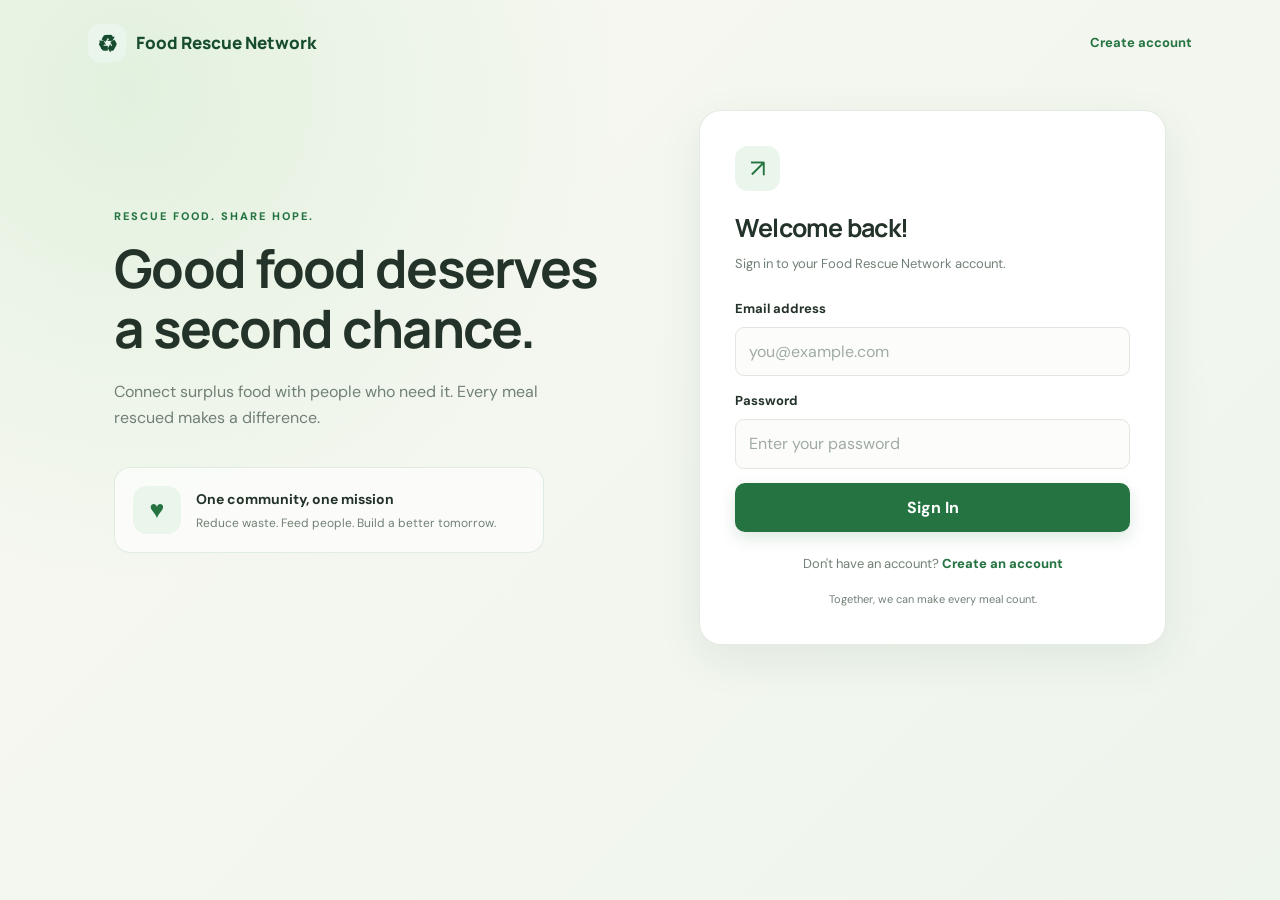
<file: src/main/java/com/foodrescue/food_rescue_network/food-rescue-frontend/index.html>
<!DOCTYPE html>
<html lang="en">
<head>
  <meta charset="UTF-8">
  <meta name="viewport" content="width=device-width, initial-scale=1.0">
  <meta name="theme-color" content="#247341">
  <title>Dashboard | Food Rescue Network</title>
  <link rel="stylesheet" href="style.css">
  <script src="app.js" defer></script>
</head>
<body class="dashboard-page">
  <nav class="navbar">
    <a class="brand" href="#home">
      <span class="brand-icon">♻</span>
      Food Rescue Network
    </a>

    <div class="nav-links">
      <a href="#home">Home</a>
      <a href="#donations">Find Food</a>
      <a href="#donate" data-role="provider">Donate Food</a>
      <a href="#request" data-role="requester">Request Pickup</a>
      <a href="#pickups" data-role="pickup-manager">Manage Pickups</a>
    </div>

    <div class="nav-user">
      <span id="welcomeUser">Welcome!</span>
      <button id="logoutBtn" class="btn btn-outline" type="button">Logout</button>
    </div>
  </nav>

  <main>
    <section class="dashboard-hero" id="home">
      <div class="hero-content">
        <span class="eyebrow">LESS WASTE, MORE CARE</span>
        <h1>Share food.<br>Spread kindness.</h1>
        <p>Connect surplus meals with people who need them. Together, we can build a more caring community.</p>
        <div class="hero-actions">
          <a class="btn btn-light" href="#donations">Find Available Food</a>
          <a class="btn btn-ghost" href="#donate" data-role="provider">Share a Donation</a>
        </div>
      </div>
      <div class="hero-art" aria-hidden="true">
        <div class="food-circle">🥗</div>
        <span class="floating-note">Good food, shared well ♡</span>
      </div>
    </section>

    <section class="impact-strip">
      <div>
        <span class="impact-icon">♻</span>
        <strong>Reduce food waste</strong>
        <p>Give surplus food another purpose.</p>
      </div>
      <div>
        <span class="impact-icon">♥</span>
        <strong>Support communities</strong>
        <p>Connect food with people in need.</p>
      </div>
      <div>
        <span class="impact-icon">🤝</span>
        <strong>Work together</strong>
        <p>Providers, NGOs, and volunteers united.</p>
      </div>
    </section>

    <section class="section" id="donations">
      <div class="section-heading">
        <div>
          <span class="eyebrow">DISCOVER DONATIONS</span>
          <h2>Available food</h2>
          <p>Explore donations currently available for collection.</p>
        </div>
        <button id="refreshDonationsBtn" class="btn btn-outline" type="button">
          ↻ Refresh
        </button>
      </div>

      <p id="donationMessage" class="message" role="status" aria-live="polite"></p>
      <div id="donationGrid" class="donation-grid">
        <p class="loading-text">Loading available donations...</p>
      </div>
    </section>

    <section class="section form-section" id="donate" data-role-section="provider">
      <div class="section-heading">
        <div>
          <span class="eyebrow">SHARE YOUR SURPLUS</span>
          <h2>Publish a food donation</h2>
          <p>Tell the community what food is available and when it can be collected.</p>
        </div>
      </div>

      <form id="donationForm" class="form-card">
        <div class="form-grid">
          <div>
            <label for="foodName">Food name</label>
            <input id="foodName" type="text" maxlength="150"
                   placeholder="e.g. Vegetable rice" required>
          </div>

          <div>
            <label for="foodCategory">Food category</label>
            <select id="foodCategory" required>
              <option value="">Select category</option>
              <option value="VEGETARIAN">Vegetarian</option>
              <option value="NON_VEGETARIAN">Non-vegetarian</option>
              <option value="BAKERY">Bakery</option>
              <option value="FRUITS">Fruits</option>
              <option value="PACKAGED">Packaged food</option>
              <option value="OTHER">Other</option>
            </select>
          </div>

          <div>
            <label for="quantity">Quantity</label>
            <input id="quantity" type="number" min="1" step="1"
                   placeholder="e.g. 25" required>
            <span class="field-hint">Enter a positive whole number.</span>
          </div>

          <div>
            <label for="pickupLocation">Pickup location</label>
            <input id="pickupLocation" type="text" maxlength="255"
                   placeholder="Street, area or landmark" required>
          </div>

          <div>
            <label for="availableFrom">Available from</label>
            <input id="availableFrom" type="datetime-local" required>
          </div>

          <div>
            <label for="pickupDeadline">Pickup deadline</label>
            <input id="pickupDeadline" type="datetime-local" required>
          </div>
        </div>

        <p id="publishMessage" class="message" role="status" aria-live="polite"></p>
        <button class="btn btn-primary" type="submit">Publish Donation</button>
      </form>
    </section>

    <section class="section form-section" id="request" data-role-section="requester">
      <div class="section-heading">
        <div>
          <span class="eyebrow">COLLECT FOOD</span>
          <h2>Request a pickup</h2>
          <p>Select a donation above, then enter the quantity you need.</p>
        </div>
      </div>

      <form id="pickupForm" class="form-card">
        <div class="form-grid">
          <div>
            <label for="pickupDonationId">Donation ID</label>
            <input id="pickupDonationId" type="number" min="1"
                   placeholder="Select from available food" required>
          </div>
          <div>
            <label for="requestedQuantity">Requested quantity</label>
            <input id="requestedQuantity" type="number" min="1" step="1"
                   placeholder="Enter quantity" required>
          </div>
        </div>

        <p id="pickupCreateMessage" class="message" role="status" aria-live="polite"></p>
        <button class="btn btn-primary" type="submit">Submit Pickup Request</button>
      </form>
    </section>

    <section class="section" id="pickups" data-role-section="pickup-manager">
      <div class="section-heading">
        <div>
          <span class="eyebrow">COLLECTION COORDINATION</span>
          <h2>Pickup requests</h2>
          <p>Review requests and update their status where permitted.</p>
        </div>
        <button id="refreshPickupsBtn" class="btn btn-outline" type="button">
          ↻ Refresh
        </button>
      </div>

      <p id="pickupMessage" class="message" role="status" aria-live="polite"></p>
      <div id="pickupList" class="pickup-list">
        <p class="loading-text">Loading pickup requests...</p>
      </div>
    </section>

    <section class="closing-banner">
      <h2>Every rescued meal makes a difference.</h2>
      <p>Thank you for helping build a community where good food reaches the people who need it.</p>
    </section>
  </main>

  <footer class="footer">
    <a class="brand" href="#home">♻ Food Rescue Network</a>
    <p>Rescue food. Reduce waste. Share hope.</p>
  </footer>
</body>
</html>
</file>
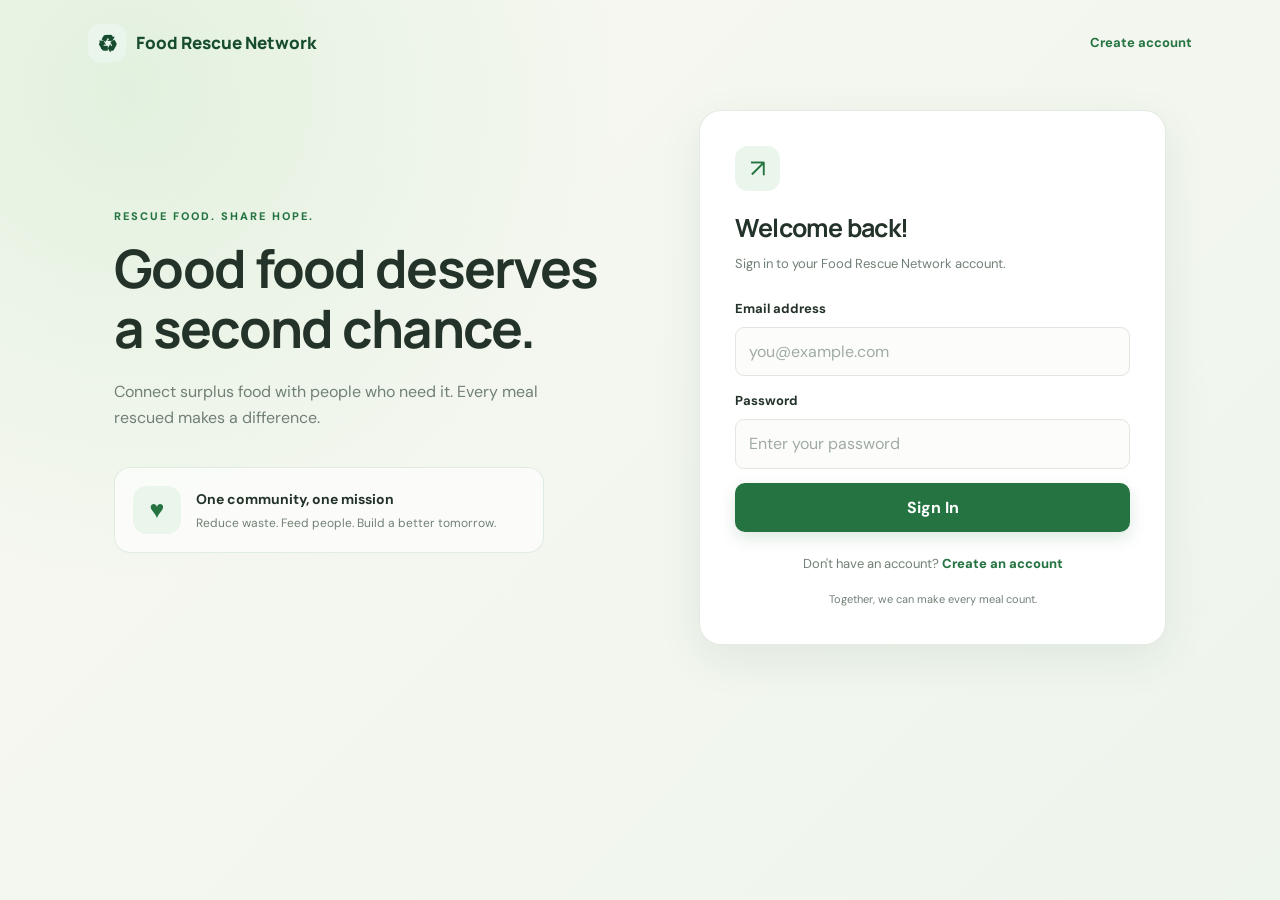
<file: src/main/java/com/foodrescue/food_rescue_network/food-rescue-frontend/login.html>
<!DOCTYPE html>
<html lang="en">
<head>
  <meta charset="UTF-8">
  <meta name="viewport" content="width=device-width, initial-scale=1.0">
  <meta name="theme-color" content="#247341">
  <title>Login | Food Rescue Network</title>
  <link rel="stylesheet" href="style.css">
  <script src="app.js" defer></script>
</head>
<body class="auth-page">
  <header class="auth-brand">
    <a class="brand" href="login.html">
      <span class="brand-icon">♻</span>
      Food Rescue Network
    </a>
    <a class="text-link" href="register.html">Create account</a>
  </header>

  <main class="auth-layout">
    <section class="auth-visual">
      <span class="eyebrow">RESCUE FOOD. SHARE HOPE.</span>
      <h1>Good food deserves a second chance.</h1>
      <p>Connect surplus food with people who need it. Every meal rescued makes a difference.</p>
      <div class="visual-stat">
        <span>♥</span>
        <div>
          <strong>One community, one mission</strong>
          <p>Reduce waste. Feed people. Build a better tomorrow.</p>
        </div>
      </div>
    </section>

    <section class="auth-card">
      <div class="form-heading">
        <span class="form-icon">↗</span>
        <h2>Welcome back!</h2>
        <p>Sign in to your Food Rescue Network account.</p>
      </div>

      <form id="loginForm">
        <label for="loginEmail">Email address</label>
        <input id="loginEmail" name="email" type="email"
               autocomplete="email" placeholder="you@example.com" required>

        <label for="loginPassword">Password</label>
        <input id="loginPassword" name="password" type="password"
               autocomplete="current-password" placeholder="Enter your password" required>

        <p id="loginMessage" class="message" role="status" aria-live="polite"></p>

        <button class="btn btn-primary full-width" type="submit">
          Sign In
        </button>
      </form>

      <p class="auth-switch">
        Don't have an account?
        <a href="register.html">Create an account</a>
      </p>
      <p class="small-note">Together, we can make every meal count.</p>
    </section>
  </main>
</body>
</html>
</file>
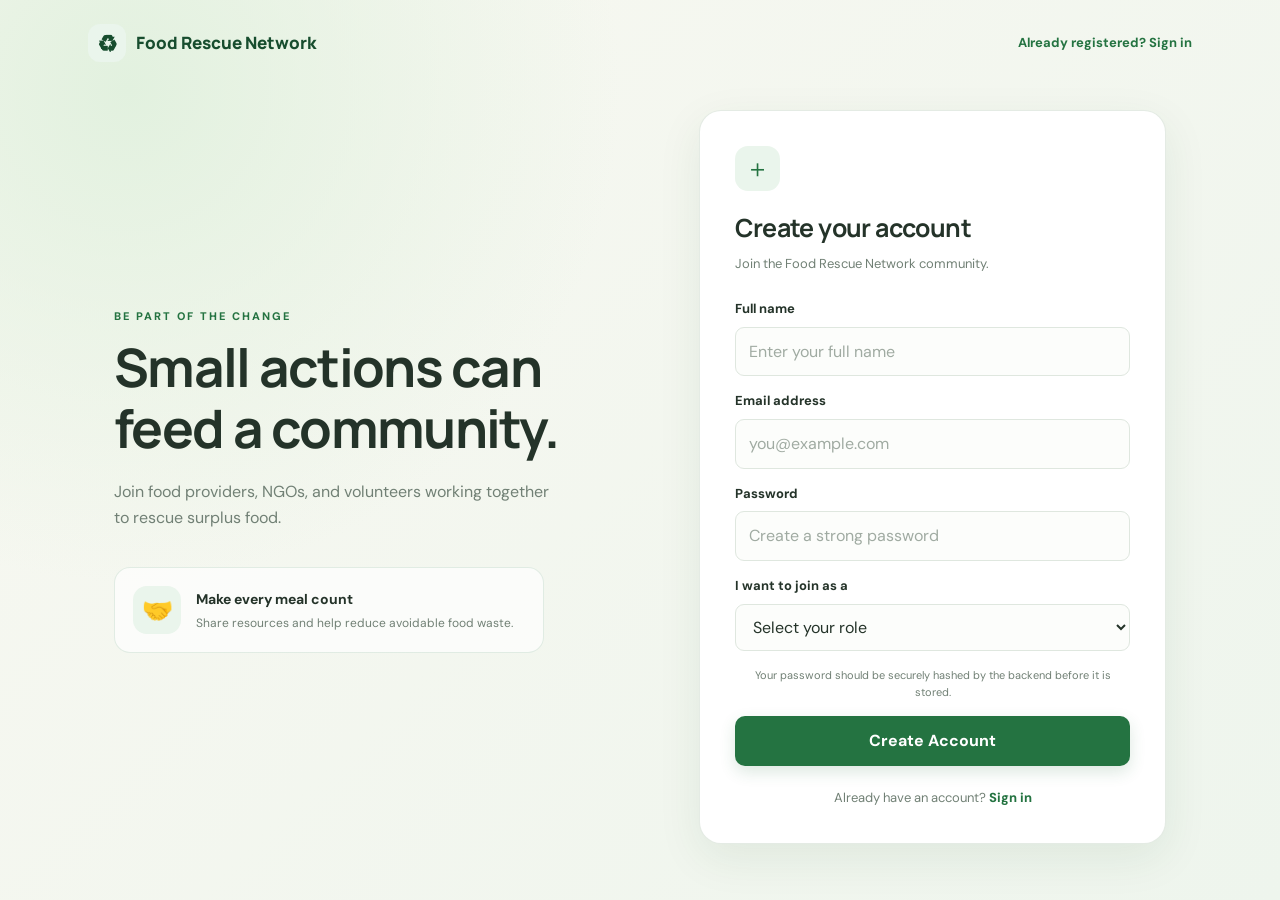
<file: src/main/java/com/foodrescue/food_rescue_network/food-rescue-frontend/register.html>
<!DOCTYPE html>
<html lang="en">
<head>
  <meta charset="UTF-8">
  <meta name="viewport" content="width=device-width, initial-scale=1.0">
  <meta name="theme-color" content="#247341">
  <title>Register | Food Rescue Network</title>
  <link rel="stylesheet" href="style.css">
  <script src="app.js" defer></script>
</head>
<body class="auth-page">
  <header class="auth-brand">
    <a class="brand" href="login.html">
      <span class="brand-icon">♻</span>
      Food Rescue Network
    </a>
    <a class="text-link" href="login.html">Already registered? Sign in</a>
  </header>

  <main class="auth-layout">
    <section class="auth-visual">
      <span class="eyebrow">BE PART OF THE CHANGE</span>
      <h1>Small actions can feed a community.</h1>
      <p>Join food providers, NGOs, and volunteers working together to rescue surplus food.</p>
      <div class="visual-stat">
        <span>🤝</span>
        <div>
          <strong>Make every meal count</strong>
          <p>Share resources and help reduce avoidable food waste.</p>
        </div>
      </div>
    </section>

    <section class="auth-card">
      <div class="form-heading">
        <span class="form-icon">＋</span>
        <h2>Create your account</h2>
        <p>Join the Food Rescue Network community.</p>
      </div>

      <form id="registerForm">
        <label for="registerName">Full name</label>
        <input id="registerName" name="name" type="text"
               autocomplete="name" placeholder="Enter your full name"
               maxlength="100" required>

        <label for="registerEmail">Email address</label>
        <input id="registerEmail" name="email" type="email"
               autocomplete="email" placeholder="you@example.com"
               maxlength="150" required>

        <label for="registerPassword">Password</label>
        <input id="registerPassword" name="password" type="password"
               autocomplete="new-password" minlength="8"
               placeholder="Create a strong password" required>

        <label for="registerRole">I want to join as a</label>
        <select id="registerRole" name="userType" required>
          <option value="">Select your role</option>
          <option value="PROVIDER">Food Provider</option>
          <option value="NGO">NGO</option>
          <option value="VOLUNTEER">Volunteer</option>
        </select>

        <p class="small-note">
          Your password should be securely hashed by the backend before it is stored.
        </p>

        <p id="registerMessage" class="message" role="status" aria-live="polite"></p>

        <button class="btn btn-primary full-width" type="submit">
          Create Account
        </button>
      </form>

      <p class="auth-switch">
        Already have an account?
        <a href="login.html">Sign in</a>
      </p>
    </section>
  </main>
</body>
</html>
</file>
<file: src/main/java/com/foodrescue/food_rescue_network/food-rescue-frontend/style.css>
@import url('https://fonts.googleapis.com/css2?family=DM+Sans:wght@400;500;600;700&family=Manrope:wght@400;500;600;700;800&display=swap');

:root {
  --green: #247341;
  --green-dark: #174d2e;
  --green-light: #eaf5ec;
  --cream: #f8f8f1;
  --text: #243329;
  --muted: #718075;
  --border: #e2e9e2;
  --white: #fff;
  --shadow: 0 14px 45px rgba(27, 73, 42, .08);
}

* {
  box-sizing: border-box;
  margin: 0;
  padding: 0;
}

html {
  scroll-behavior: smooth;
  scroll-padding-top: 100px;
}

body {
  font-family: "DM Sans", sans-serif;
  background: var(--cream);
  color: var(--text);
  line-height: 1.6;
}

h1, h2, h3, .brand {
  font-family: "Manrope", sans-serif;
}

a {
  color: var(--green);
  text-decoration: none;
}

button, input, select {
  font: inherit;
}

button:disabled {
  opacity: .6;
  cursor: not-allowed;
}

button:focus-visible, a:focus-visible,
input:focus-visible, select:focus-visible {
  outline: 3px solid #91cba1;
  outline-offset: 3px;
}

[hidden] {
  display: none !important;
}

.brand {
  display: inline-flex;
  align-items: center;
  gap: 10px;
  color: var(--green-dark);
  font-size: 17px;
  font-weight: 800;
}

.brand-icon {
  display: grid;
  place-items: center;
  width: 38px;
  height: 38px;
  border-radius: 12px;
  background: var(--green-light);
  font-size: 23px;
}

.eyebrow {
  display: inline-block;
  margin-bottom: 12px;
  color: var(--green);
  font-size: 11px;
  font-weight: 800;
  letter-spacing: 2px;
}

.btn {
  display: inline-flex;
  align-items: center;
  justify-content: center;
  gap: 8px;
  min-height: 44px;
  padding: 11px 19px;
  border: 1px solid transparent;
  border-radius: 10px;
  font-weight: 700;
  cursor: pointer;
  transition: transform .2s, background .2s;
}

.btn:hover:not(:disabled) {
  transform: translateY(-2px);
}

.btn-primary {
  color: white;
  background: var(--green);
  box-shadow: 0 6px 16px rgba(36, 115, 65, .16);
}

.btn-primary:hover:not(:disabled) {
  background: var(--green-dark);
}

.btn-outline {
  color: var(--green);
  background: white;
  border-color: var(--border);
}

.btn-outline:hover:not(:disabled) {
  background: var(--green-light);
}

.btn-light {
  color: var(--green-dark);
  background: white;
}

.btn-ghost {
  color: white;
  background: rgba(255,255,255,.1);
  border-color: rgba(255,255,255,.55);
}

.full-width {
  width: 100%;
}

.text-link {
  font-size: 13px;
  font-weight: 700;
}

/* Login and registration */

.auth-page {
  min-height: 100vh;
  background:
    radial-gradient(circle at 10% 10%, #e2f1df 0, transparent 35%),
    linear-gradient(135deg, #f8f8f1, #eef5ed);
}

.auth-brand {
  max-width: 1160px;
  margin: auto;
  padding: 24px 28px;
  display: flex;
  align-items: center;
  justify-content: space-between;
  gap: 20px;
}

.auth-layout {
  max-width: 1100px;
  margin: 24px auto 55px;
  padding: 0 24px;
  display: grid;
  grid-template-columns: 1fr .88fr;
  align-items: center;
  gap: 55px;
}

.auth-visual {
  padding: 30px 0;
}

.auth-visual h1 {
  max-width: 510px;
  margin-bottom: 20px;
  font-size: clamp(34px, 4.4vw, 53px);
  line-height: 1.15;
  letter-spacing: -1.7px;
}

.auth-visual > p {
  max-width: 440px;
  color: var(--muted);
  font-size: 16px;
}

.visual-stat {
  display: flex;
  align-items: center;
  gap: 15px;
  max-width: 430px;
  margin-top: 36px;
  padding: 18px;
  border: 1px solid rgba(36, 115, 65, .12);
  border-radius: 16px;
  background: rgba(255,255,255,.65);
}

.visual-stat > span {
  display: grid;
  place-items: center;
  flex-shrink: 0;
  width: 48px;
  height: 48px;
  border-radius: 14px;
  color: var(--green);
  background: var(--green-light);
  font-size: 25px;
}

.visual-stat strong {
  font-size: 14px;
}

.visual-stat p {
  margin-top: 3px;
  color: var(--muted);
  font-size: 12px;
}

.auth-card {
  padding: 35px;
  border: 1px solid rgba(226,233,226,.9);
  border-radius: 22px;
  background: white;
  box-shadow: var(--shadow);
}

.form-heading {
  margin-bottom: 24px;
}

.form-icon {
  display: grid;
  place-items: center;
  width: 45px;
  height: 45px;
  margin-bottom: 17px;
  border-radius: 13px;
  background: var(--green-light);
  color: var(--green);
  font-size: 25px;
}

.form-heading h2 {
  font-size: 25px;
  letter-spacing: -.6px;
}

.form-heading p {
  margin-top: 6px;
  color: var(--muted);
  font-size: 13px;
}

form label {
  display: block;
  margin: 15px 0 7px;
  font-size: 13px;
  font-weight: 700;
}

form input, form select {
  display: block;
  width: 100%;
  min-height: 46px;
  padding: 11px 13px;
  border: 1px solid #dfe7df;
  border-radius: 9px;
  outline: none;
  color: var(--text);
  background: #fcfdfb;
  transition: border .2s, box-shadow .2s;
}

form input:focus, form select:focus {
  border-color: #62a875;
  box-shadow: 0 0 0 3px rgba(70, 150, 90, .1);
}

form input::placeholder {
  color: #a0aba2;
}

.auth-card form > .btn {
  margin-top: 14px;
}

.auth-switch {
  margin-top: 22px;
  text-align: center;
  color: var(--muted);
  font-size: 13px;
}

.auth-switch a {
  font-weight: 800;
}

.small-note {
  margin-top: 16px;
  text-align: center;
  color: var(--muted);
  font-size: 11px;
}

.message {
  margin: 10px 0;
  font-size: 13px;
  overflow-wrap: anywhere;
}

.message:empty {
  display: none;
}

.message.success {
  color: #247341;
}

.message.error {
  color: #b42318;
}

/* Navigation */

.navbar {
  position: sticky;
  top: 0;
  z-index: 10;
  display: flex;
  align-items: center;
  justify-content: space-between;
  gap: 22px;
  padding: 13px max(4%, calc((100% - 1200px) / 2));
  border-bottom: 1px solid var(--border);
  background: rgba(255,255,255,.96);
  backdrop-filter: blur(14px);
}

.nav-links {
  display: flex;
  align-items: center;
  gap: 23px;
}

.nav-links a {
  color: #5d6c60;
  font-size: 13px;
  font-weight: 700;
}

.nav-links a:hover {
  color: var(--green);
}

.nav-user {
  display: flex;
  align-items: center;
  gap: 12px;
}

.nav-user > span {
  color: var(--muted);
  font-size: 12px;
}

.nav-user .btn {
  min-height: 37px;
  padding: 7px 12px;
  font-size: 12px;
}

/* Dashboard hero */

.dashboard-hero {
  position: relative;
  display: flex;
  align-items: center;
  justify-content: space-between;
  gap: 25px;
  max-width: 1200px;
  min-height: 350px;
  margin: 30px auto;
  padding: 48px 7%;
  overflow: hidden;
  border-radius: 24px;
  color: white;
  background: linear-gradient(120deg, #174d2e, #2f8550);
}

.dashboard-hero::before {
  content: "";
  position: absolute;
  top: -200px;
  right: -100px;
  width: 400px;
  height: 400px;
  border: 1px solid rgba(255,255,255,.15);
  border-radius: 50%;
}

.hero-content {
  position: relative;
  z-index: 1;
  max-width: 570px;
}

.dashboard-hero .eyebrow {
  color: #c6edcb;
}

.dashboard-hero h1 {
  font-size: clamp(36px, 5vw, 56px);
  line-height: 1.12;
  letter-spacing: -2px;
}

.dashboard-hero p {
  max-width: 480px;
  margin-top: 16px;
  color: #e0f0e3;
  font-size: 14px;
}

.hero-actions {
  display: flex;
  flex-wrap: wrap;
  gap: 12px;
  margin-top: 24px;
}

.hero-art {
  position: relative;
  display: grid;
  place-items: center;
  flex-shrink: 0;
  width: 245px;
  height: 245px;
  border-radius: 50%;
  background: rgba(255,255,255,.1);
}

.food-circle {
  display: grid;
  place-items: center;
  width: 170px;
  height: 170px;
  border-radius: 50%;
  background: #f4f0d7;
  font-size: 95px;
  box-shadow: 0 20px 50px rgba(0,0,0,.15);
}

.floating-note {
  position: absolute;
  right: -12px;
  bottom: 8px;
  padding: 10px 14px;
  border-radius: 12px;
  color: var(--green-dark);
  background: white;
  font-size: 11px;
  font-weight: 800;
  box-shadow: var(--shadow);
}

/* Impact cards */

.impact-strip {
  display: grid;
  grid-template-columns: repeat(3, 1fr);
  gap: 22px;
  max-width: 1200px;
  margin: 0 auto;
  padding: 22px 4%;
  border: 1px solid var(--border);
  border-radius: 17px;
  background: white;
}

.impact-strip > div {
  display: grid;
  grid-template-columns: 42px 1fr;
  align-content: center;
  column-gap: 12px;
}

.impact-icon {
  display: grid;
  place-items: center;
  grid-row: span 2;
  width: 42px;
  height: 42px;
  border-radius: 12px;
  color: var(--green);
  background: var(--green-light);
  font-size: 20px;
}

.impact-strip strong {
  font-size: 13px;
}

.impact-strip p {
  margin-top: 3px;
  color: var(--muted);
  font-size: 11px;
}

/* Main sections */

.section {
  max-width: 1200px;
  margin: 70px auto;
  padding: 0 4%;
}

.section-heading {
  display: flex;
  align-items: center;
  justify-content: space-between;
  gap: 20px;
  margin-bottom: 23px;
}

.section-heading h2 {
  font-size: clamp(25px, 3vw, 32px);
  letter-spacing: -1px;
}

.section-heading p {
  margin-top: 5px;
  color: var(--muted);
  font-size: 13px;
}

.section-heading .btn {
  flex-shrink: 0;
}

.donation-grid {
  display: grid;
  grid-template-columns: repeat(3, minmax(0, 1fr));
  gap: 20px;
}

.donation-card {
  display: flex;
  flex-direction: column;
  min-width: 0;
  padding: 22px;
  border: 1px solid var(--border);
  border-radius: 16px;
  background: white;
  box-shadow: 0 5px 20px rgba(25,70,38,.035);
  transition: transform .2s, box-shadow .2s;
}

.donation-card:hover {
  transform: translateY(-4px);
  box-shadow: var(--shadow);
}

.food-emoji {
  display: grid;
  place-items: center;
  width: 52px;
  height: 52px;
  margin-bottom: 15px;
  border-radius: 14px;
  background: var(--green-light);
  font-size: 28px;
}

.category-tag {
  display: inline-block;
  align-self: flex-start;
  margin-bottom: 8px;
  padding: 4px 9px;
  border-radius: 30px;
  color: var(--green);
  background: var(--green-light);
  font-size: 10px;
  font-weight: 800;
}

.donation-card h3 {
  font-size: 18px;
  overflow-wrap: anywhere;
}

.donation-card p {
  margin-top: 8px;
  color: var(--muted);
  font-size: 12px;
  overflow-wrap: anywhere;
}

.donation-card .btn {
  width: 100%;
  margin-top: 18px;
}

/* Forms */

.form-section {
  padding: 36px;
  border-radius: 22px;
  background: #eef5ed;
}

.form-card {
  padding: 25px;
  border: 1px solid var(--border);
  border-radius: 16px;
  background: white;
}

.form-grid {
  display: grid;
  grid-template-columns: repeat(2, minmax(0, 1fr));
  column-gap: 22px;
  row-gap: 5px;
}

.field-hint {
  display: block;
  margin-top: 5px;
  color: var(--muted);
  font-size: 10px;
}

/* Pickup requests */

.pickup-list {
  display: grid;
  grid-template-columns: repeat(2, minmax(0, 1fr));
  gap: 17px;
}

.pickup-card {
  min-width: 0;
  padding: 20px;
  border: 1px solid var(--border);
  border-radius: 15px;
  background: white;
}

.pickup-card h3 {
  font-size: 16px;
  overflow-wrap: anywhere;
}

.pickup-card p {
  margin-top: 6px;
  color: var(--muted);
  font-size: 12px;
  overflow-wrap: anywhere;
}

.pickup-card .actions {
  display: flex;
  flex-wrap: wrap;
  gap: 8px;
  margin-top: 15px;
}

.pickup-card .btn {
  min-height: 35px;
  padding: 7px 11px;
  font-size: 11px;
}

.status {
  display: inline-block;
  margin-top: 10px;
  padding: 4px 9px;
  border-radius: 30px;
  color: #55645a;
  background: #edf1ed;
  font-size: 10px;
  font-weight: 800;
}

.status.pending {
  color: #875e00;
  background: #fff4d6;
}

.status.approved {
  color: #2454a4;
  background: #e3edff;
}

.status.completed {
  color: #247341;
  background: #e1f5e6;
}

.status.rejected, .status.cancelled {
  color: #a12b22;
  background: #fde9e7;
}

.loading-text, .empty-state {
  grid-column: 1 / -1;
  padding: 25px;
  border: 1px dashed #d4dfd4;
  border-radius: 13px;
  color: var(--muted);
  background: white;
  text-align: center;
  overflow-wrap: anywhere;
}

/* Footer */

.closing-banner {
  max-width: 1200px;
  margin: 0 auto 45px;
  padding: 40px 24px;
  border-radius: 20px;
  color: white;
  background: linear-gradient(120deg, #174d2e, #347e4a);
  text-align: center;
}

.closing-banner h2 {
  font-size: clamp(23px, 3vw, 31px);
}

.closing-banner p {
  max-width: 600px;
  margin: 10px auto 0;
  color: #e0f0e3;
  font-size: 13px;
}

.footer {
  display: flex;
  align-items: center;
  justify-content: space-between;
  gap: 15px;
  padding: 24px 5%;
  border-top: 1px solid var(--border);
  background: white;
}

.footer p {
  color: var(--muted);
  font-size: 12px;
}

/* Responsive layout */

@media (max-width: 950px) {
  .navbar {
    flex-wrap: wrap;
  }

  .nav-links {
    order: 3;
    width: 100%;
    justify-content: center;
    flex-wrap: wrap;
    gap: 15px;
  }

  .auth-layout {
    gap: 25px;
  }

  .dashboard-hero {
    margin: 22px;
  }

  .hero-art {
    width: 190px;
    height: 190px;
  }

  .food-circle {
    width: 130px;
    height: 130px;
    font-size: 70px;
  }

  .donation-grid {
    grid-template-columns: repeat(2, minmax(0, 1fr));
  }
}

@media (max-width: 650px) {
  .auth-brand {
    padding: 17px;
  }

  .auth-brand .brand {
    font-size: 13px;
  }

  .auth-brand .text-link {
    font-size: 11px;
  }

  .auth-layout {
    grid-template-columns: 1fr;
    margin-top: 5px;
    padding: 0 17px;
  }

  .auth-visual {
    padding: 10px 0 0;
  }

  .auth-visual h1 {
    font-size: 35px;
  }

  .auth-visual > p {
    font-size: 14px;
  }

  .visual-stat {
    margin-top: 18px;
  }

  .auth-card {
    padding: 24px 20px;
  }

  .navbar {
    gap: 12px;
    padding: 12px 15px;
  }

  .navbar .brand {
    font-size: 13px;
  }

  .nav-user > span {
    display: none;
  }

  .nav-links {
    justify-content: flex-start;
    flex-wrap: nowrap;
    gap: 15px;
    overflow-x: auto;
    padding: 5px 0;
  }

  .nav-links a {
    white-space: nowrap;
  }

  .dashboard-hero {
    margin: 17px;
    padding: 30px 22px;
    border-radius: 18px;
  }

  .hero-art {
    display: none;
  }

  .dashboard-hero h1 {
    font-size: 39px;
  }

  .impact-strip {
    grid-template-columns: 1fr;
    gap: 17px;
    margin: 0 17px;
  }

  .section {
    margin: 48px auto;
    padding: 0 17px;
  }

  .section-heading {
    align-items: flex-start;
  }

  .section-heading .btn {
    padding: 9px 11px;
    font-size: 11px;
  }

  .donation-grid, .pickup-list, .form-grid {
    grid-template-columns: 1fr;
  }

  .form-section {
    padding: 22px 15px;
  }

  .form-card {
    padding: 17px;
  }

  .closing-banner {
    margin: 0 17px 30px;
    padding: 30px 18px;
  }

  .footer {
    flex-direction: column;
    text-align: center;
  }
}
</file>
